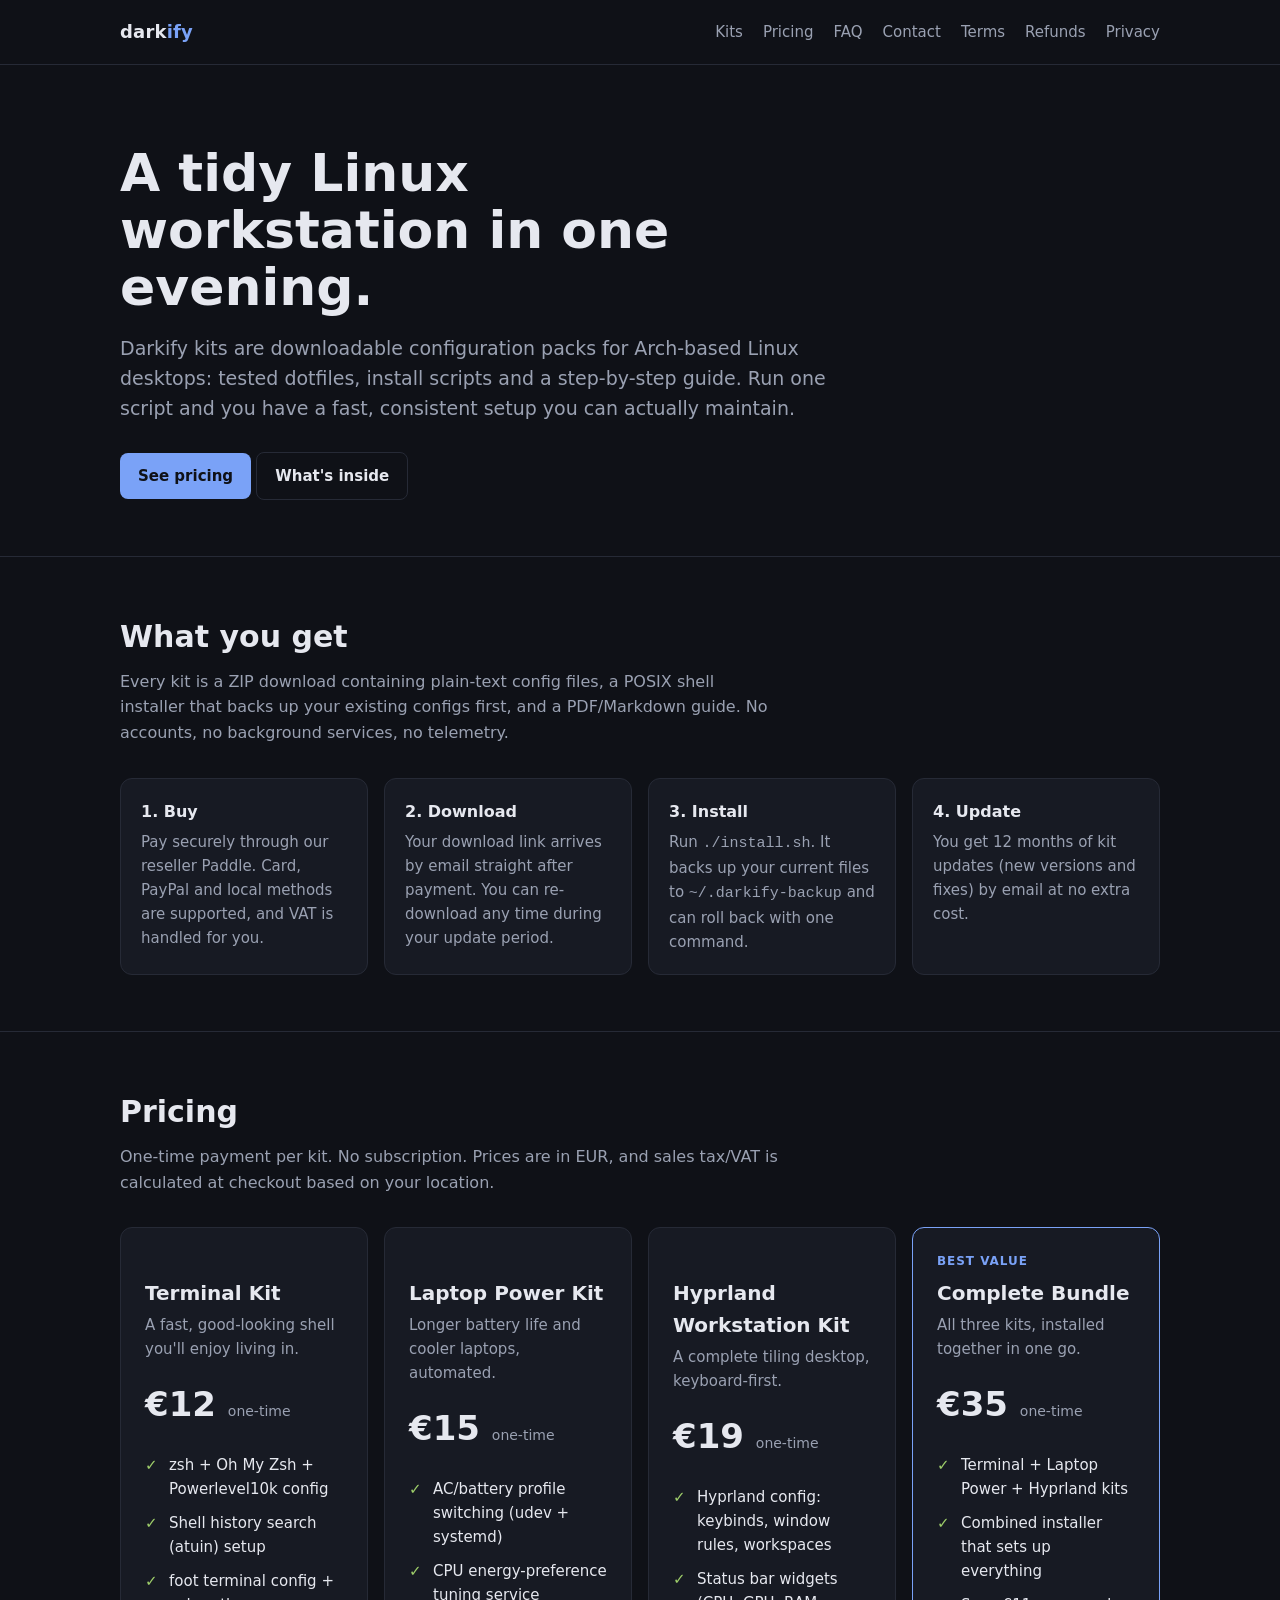
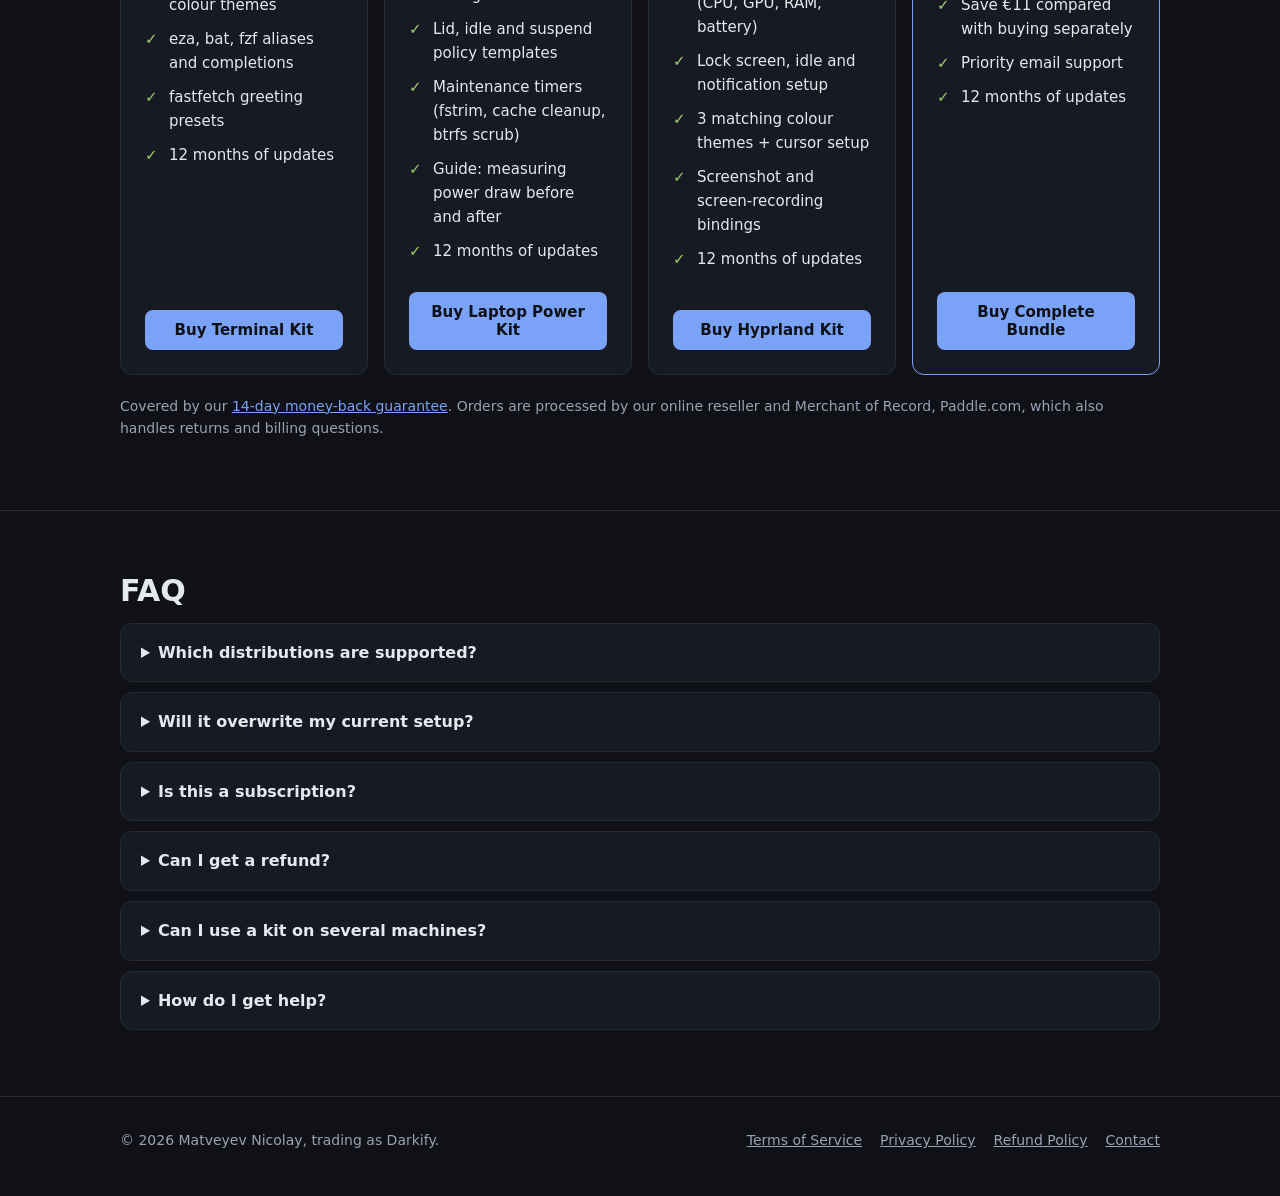
<file: index.html>
<!doctype html>
<html lang="en">
<head>
<meta charset="utf-8">
<meta name="viewport" content="width=device-width, initial-scale=1">
<title>Darkify: ready-made Linux workstation setup kits</title>
<meta name="description" content="Downloadable, documented setup kits for Linux desktops: Hyprland workstation, terminal and laptop power configs, with install scripts.">
<link rel="stylesheet" href="style.css">
<link rel="icon" href="data:image/svg+xml,<svg xmlns='http://www.w3.org/2000/svg' viewBox='0 0 100 100'><rect width='100' height='100' rx='20' fill='%237aa2f7'/><text x='50' y='68' font-size='56' text-anchor='middle' font-family='monospace' fill='%230f1117'>t</text></svg>">
</head>
<body>
<header class="site">
  <div class="wrap">
    <a class="brand" href="index.html">dark<span>ify</span></a>
    <nav class="top">
      <a href="#kits">Kits</a>
      <a href="#pricing">Pricing</a>
      <a href="#faq">FAQ</a>
      <a href="contact.html">Contact</a>
      <a href="terms.html">Terms</a>
      <a href="refund.html">Refunds</a>
      <a href="privacy.html">Privacy</a>
    </nav>
  </div>
</header>

<main>
  <div class="wrap hero">
    <h1>A tidy Linux workstation in one evening.</h1>
    <p class="lead">Darkify kits are downloadable configuration packs for Arch-based Linux desktops: tested dotfiles, install scripts and a step-by-step guide. Run one script and you have a fast, consistent setup you can actually maintain.</p>
    <a class="btn" href="#pricing">See pricing</a>
    <a class="btn ghost" href="#kits">What's inside</a>
  </div>

  <section id="kits">
    <div class="wrap">
      <h2>What you get</h2>
      <p class="sub">Every kit is a ZIP download containing plain-text config files, a POSIX shell installer that backs up your existing configs first, and a PDF/Markdown guide. No accounts, no background services, no telemetry.</p>
      <div class="steps">
        <div class="step"><b>1. Buy</b><p>Pay securely through our reseller Paddle. Card, PayPal and local methods are supported, and VAT is handled for you.</p></div>
        <div class="step"><b>2. Download</b><p>Your download link arrives by email straight after payment. You can re-download any time during your update period.</p></div>
        <div class="step"><b>3. Install</b><p>Run <span class="code">./install.sh</span>. It backs up your current files to <span class="code">~/.darkify-backup</span> and can roll back with one command.</p></div>
        <div class="step"><b>4. Update</b><p>You get 12 months of kit updates (new versions and fixes) by email at no extra cost.</p></div>
      </div>
    </div>
  </section>

  <section id="pricing">
    <div class="wrap">
      <h2>Pricing</h2>
      <p class="sub">One-time payment per kit. No subscription. Prices are in EUR, and sales tax/VAT is calculated at checkout based on your location.</p>
      <div class="grid">
        <div class="card">
          <div class="tag">&nbsp;</div>
          <h3>Terminal Kit</h3>
          <p class="desc">A fast, good-looking shell you'll enjoy living in.</p>
          <p class="price">€12 <small>one-time</small></p>
          <ul>
            <li>zsh + Oh My Zsh + Powerlevel10k config</li>
            <li>Shell history search (atuin) setup</li>
            <li>foot terminal config + colour themes</li>
            <li>eza, bat, fzf aliases and completions</li>
            <li>fastfetch greeting presets</li>
            <li>12 months of updates</li>
          </ul>
          <button class="btn" data-kit="terminal">Buy Terminal Kit</button>
        </div>
        <div class="card">
          <div class="tag">&nbsp;</div>
          <h3>Laptop Power Kit</h3>
          <p class="desc">Longer battery life and cooler laptops, automated.</p>
          <p class="price">€15 <small>one-time</small></p>
          <ul>
            <li>AC/battery profile switching (udev + systemd)</li>
            <li>CPU energy-preference tuning service</li>
            <li>Lid, idle and suspend policy templates</li>
            <li>Maintenance timers (fstrim, cache cleanup, btrfs scrub)</li>
            <li>Guide: measuring power draw before and after</li>
            <li>12 months of updates</li>
          </ul>
          <button class="btn" data-kit="power">Buy Laptop Power Kit</button>
        </div>
        <div class="card">
          <div class="tag">&nbsp;</div>
          <h3>Hyprland Workstation Kit</h3>
          <p class="desc">A complete tiling desktop, keyboard-first.</p>
          <p class="price">€19 <small>one-time</small></p>
          <ul>
            <li>Hyprland config: keybinds, window rules, workspaces</li>
            <li>Status bar widgets (CPU, GPU, RAM, battery)</li>
            <li>Lock screen, idle and notification setup</li>
            <li>3 matching colour themes + cursor setup</li>
            <li>Screenshot and screen-recording bindings</li>
            <li>12 months of updates</li>
          </ul>
          <button class="btn" data-kit="hyprland">Buy Hyprland Kit</button>
        </div>
        <div class="card featured">
          <div class="tag">Best value</div>
          <h3>Complete Bundle</h3>
          <p class="desc">All three kits, installed together in one go.</p>
          <p class="price">€35 <small>one-time</small></p>
          <ul>
            <li>Terminal + Laptop Power + Hyprland kits</li>
            <li>Combined installer that sets up everything</li>
            <li>Save €11 compared with buying separately</li>
            <li>Priority email support</li>
            <li>12 months of updates</li>
          </ul>
          <button class="btn" data-kit="bundle">Buy Complete Bundle</button>
        </div>
      </div>
      <p class="note">Covered by our <a href="refund.html">14-day money-back guarantee</a>. Orders are processed by our online reseller and Merchant of Record, Paddle.com, which also handles returns and billing questions.</p>
    </div>
  </section>

  <section id="faq">
    <div class="wrap">
      <h2>FAQ</h2>
      <details><summary>Which distributions are supported?</summary><p>The kits are built and tested on Arch Linux and Arch-based distributions (such as Omarchy, EndeavourOS and CachyOS). Most files work on other distributions, but the installer assumes <span class="code">pacman</span>.</p></details>
      <details><summary>Will it overwrite my current setup?</summary><p>No. The installer copies your existing files to <span class="code">~/.darkify-backup/&lt;date&gt;</span> before it changes anything, and <span class="code">./install.sh --restore</span> puts them back.</p></details>
      <details><summary>Is this a subscription?</summary><p>No. You pay once per kit. That includes 12 months of updates, and you keep the files forever.</p></details>
      <details><summary>Can I get a refund?</summary><p>Yes. Ask within 14 days of purchase for a full refund, no questions asked. See the <a href="refund.html">refund policy</a>.</p></details>
      <details><summary>Can I use a kit on several machines?</summary><p>Yes. Your personal licence covers all machines you personally use. See the <a href="terms.html">terms</a> for details.</p></details>
      <details><summary>How do I get help?</summary><p>Email us via the <a href="contact.html">contact page</a>. We usually reply within 2 business days.</p></details>
    </div>
  </section>
</main>

<footer class="site">
  <div class="wrap">
    <div>© 2026 Matveyev Nicolay, trading as Darkify.</div>
    <nav>
      <a href="terms.html">Terms of Service</a>
      <a href="privacy.html">Privacy Policy</a>
      <a href="refund.html">Refund Policy</a>
      <a href="contact.html">Contact</a>
    </nav>
  </div>
</footer>
<script src="checkout.js"></script>
</body>
</html>
</file>
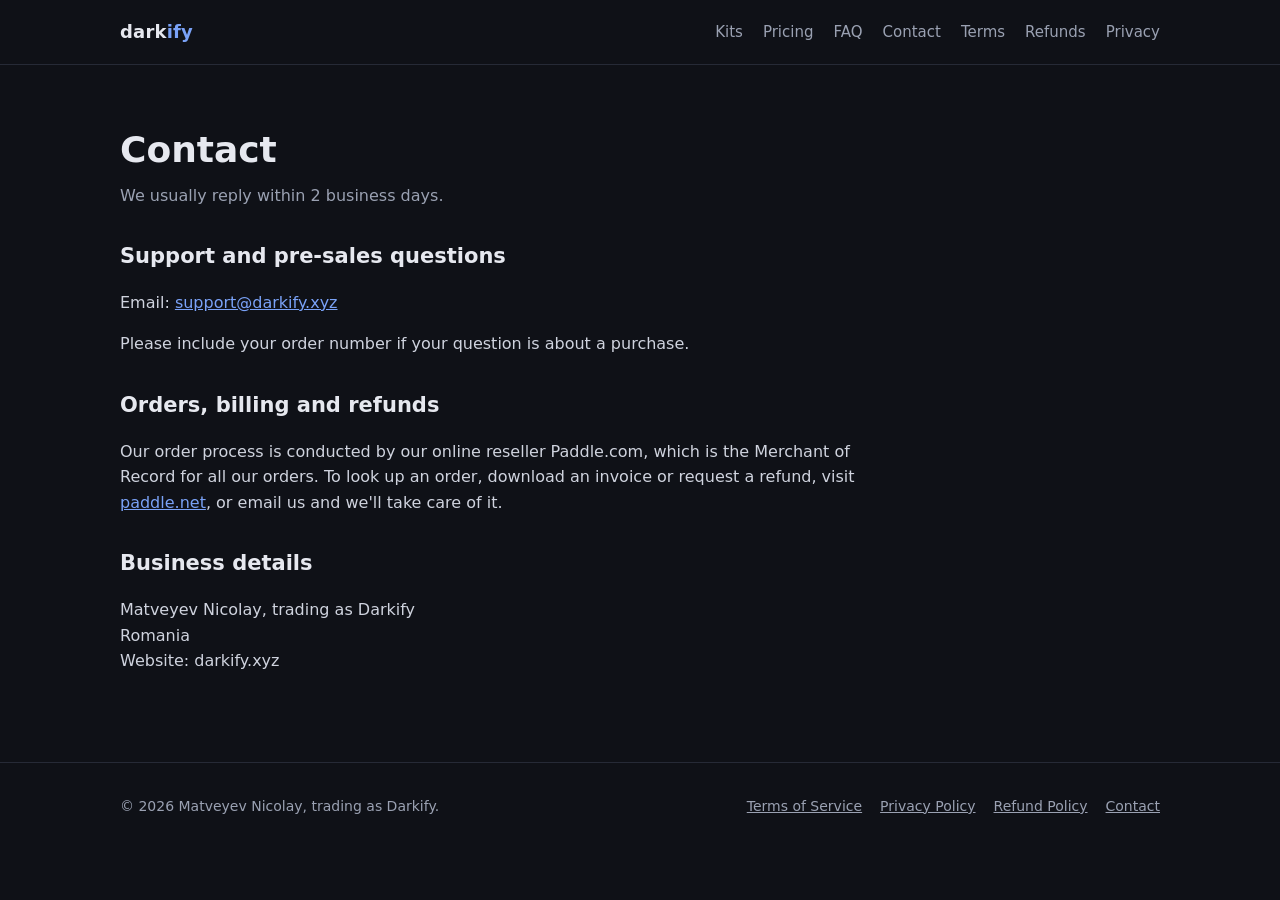
<file: contact.html>
<!doctype html>
<html lang="en">
<head>
<meta charset="utf-8">
<meta name="viewport" content="width=device-width, initial-scale=1">
<title>Contact | Darkify</title>
<link rel="stylesheet" href="style.css">
<link rel="icon" href="data:image/svg+xml,<svg xmlns='http://www.w3.org/2000/svg' viewBox='0 0 100 100'><rect width='100' height='100' rx='20' fill='%237aa2f7'/><text x='50' y='68' font-size='56' text-anchor='middle' font-family='monospace' fill='%230f1117'>t</text></svg>">
</head>
<body>
<header class="site">
  <div class="wrap">
    <a class="brand" href="index.html">dark<span>ify</span></a>
    <nav class="top">
      <a href="index.html#kits">Kits</a>
      <a href="index.html#pricing">Pricing</a>
      <a href="index.html#faq">FAQ</a>
      <a href="contact.html">Contact</a>
      <a href="terms.html">Terms</a>
      <a href="refund.html">Refunds</a>
      <a href="privacy.html">Privacy</a>
    </nav>
  </div>
</header>
<main class="wrap"><article class="legal">
<h1>Contact</h1>
<p class="updated">We usually reply within 2 business days.</p>

<h2>Support and pre-sales questions</h2>
<p>Email: <a href="mailto:support@darkify.xyz">support@darkify.xyz</a></p>
<p>Please include your order number if your question is about a purchase.</p>

<h2>Orders, billing and refunds</h2>
<p>Our order process is conducted by our online reseller Paddle.com, which is the Merchant of Record for all our orders. To look up an order, download an invoice or request a refund, visit <a href="https://paddle.net" rel="noopener">paddle.net</a>, or email us and we'll take care of it.</p>

<h2>Business details</h2>
<p>Matveyev Nicolay, trading as Darkify<br>Romania<br>Website: darkify.xyz</p>
</article></main>
<footer class="site">
  <div class="wrap">
    <div>© 2026 Matveyev Nicolay, trading as Darkify.</div>
    <nav>
      <a href="terms.html">Terms of Service</a>
      <a href="privacy.html">Privacy Policy</a>
      <a href="refund.html">Refund Policy</a>
      <a href="contact.html">Contact</a>
    </nav>
  </div>
</footer>
</body>
</html>
</file>
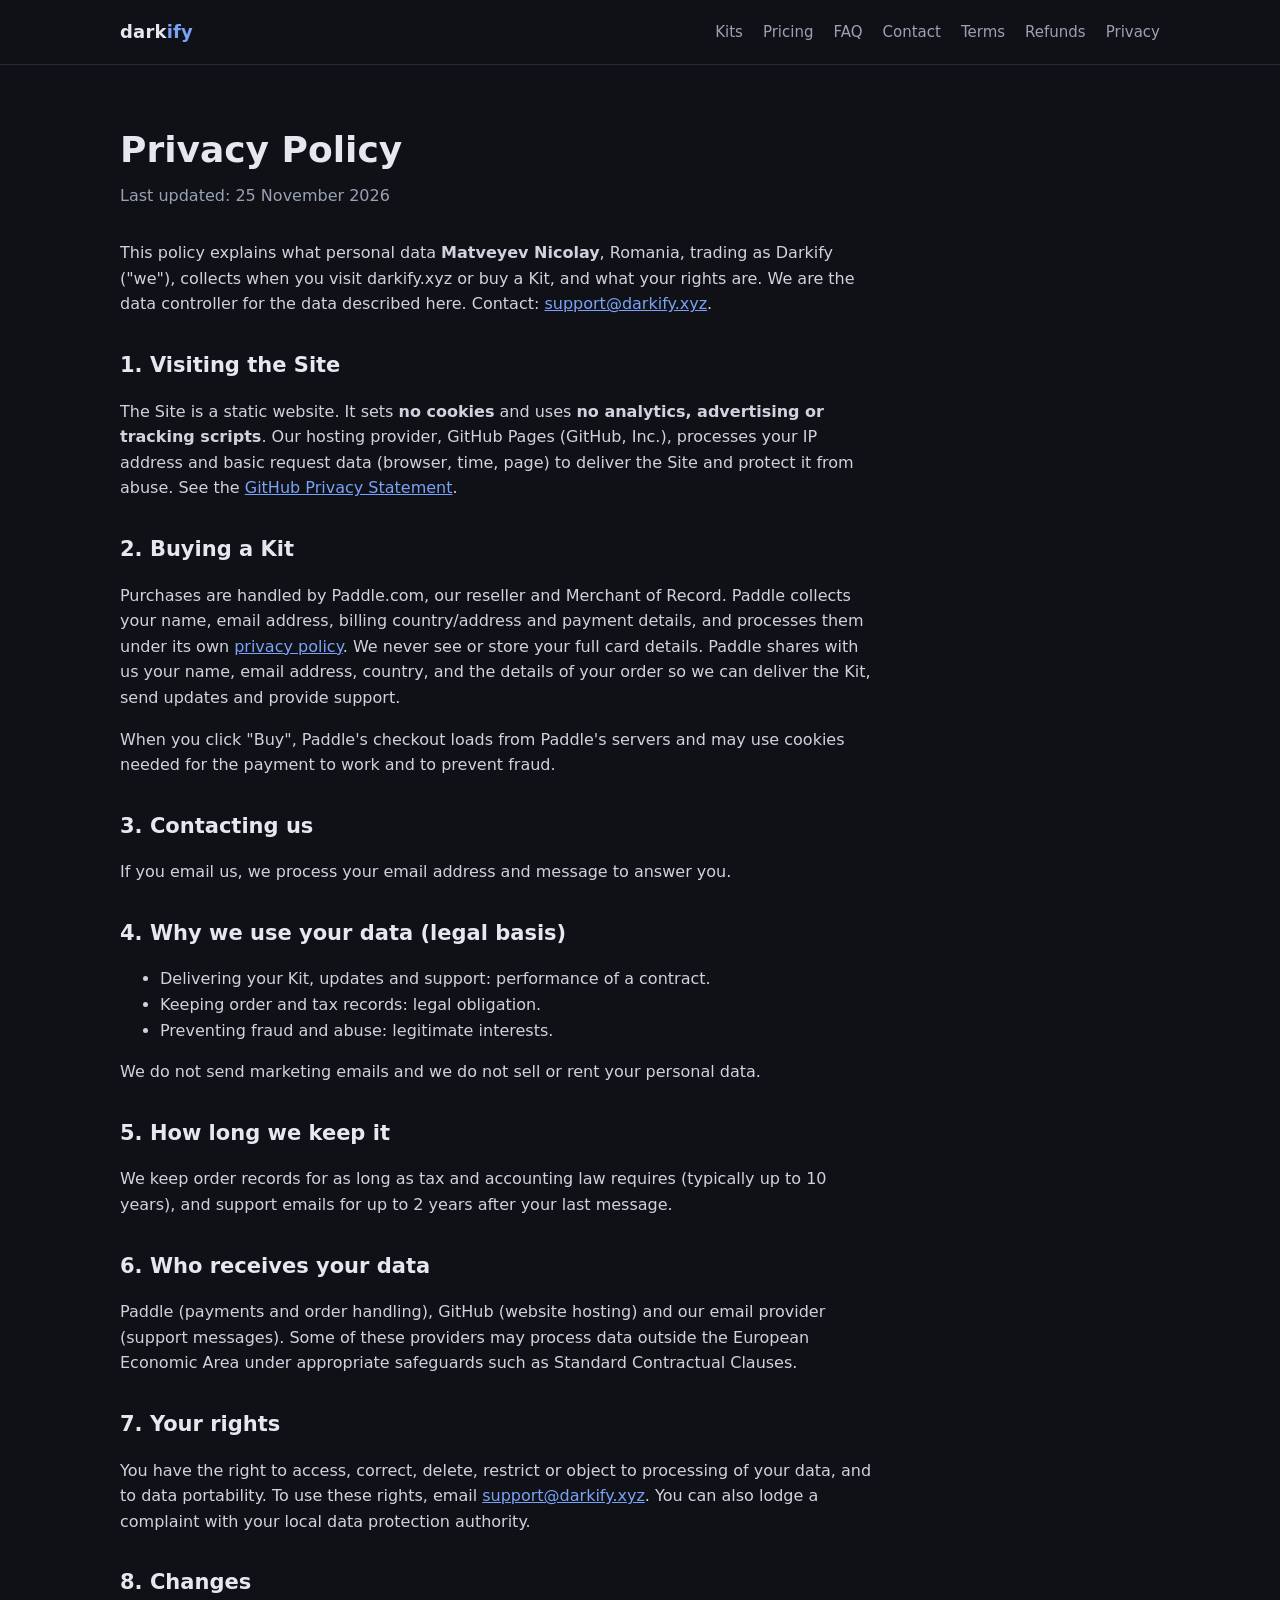
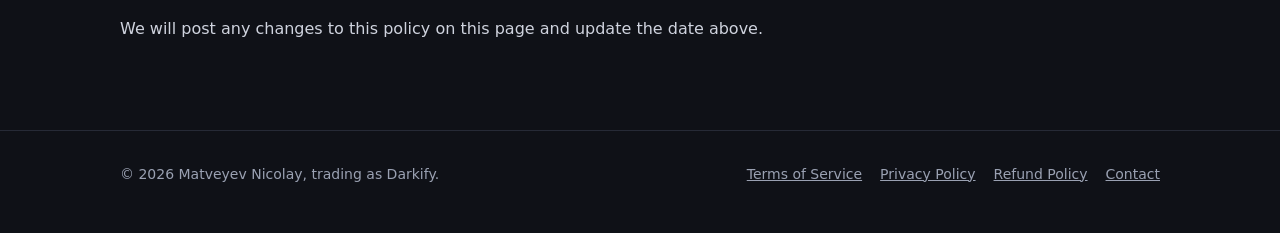
<file: privacy.html>
<!doctype html>
<html lang="en">
<head>
<meta charset="utf-8">
<meta name="viewport" content="width=device-width, initial-scale=1">
<title>Privacy Policy | Darkify</title>
<link rel="stylesheet" href="style.css">
<link rel="icon" href="data:image/svg+xml,<svg xmlns='http://www.w3.org/2000/svg' viewBox='0 0 100 100'><rect width='100' height='100' rx='20' fill='%237aa2f7'/><text x='50' y='68' font-size='56' text-anchor='middle' font-family='monospace' fill='%230f1117'>t</text></svg>">
</head>
<body>
<header class="site">
  <div class="wrap">
    <a class="brand" href="index.html">dark<span>ify</span></a>
    <nav class="top">
      <a href="index.html#kits">Kits</a>
      <a href="index.html#pricing">Pricing</a>
      <a href="index.html#faq">FAQ</a>
      <a href="contact.html">Contact</a>
      <a href="terms.html">Terms</a>
      <a href="refund.html">Refunds</a>
      <a href="privacy.html">Privacy</a>
    </nav>
  </div>
</header>
<main class="wrap"><article class="legal">
<h1>Privacy Policy</h1>
<p class="updated">Last updated: 25 November 2026</p>

<p>This policy explains what personal data <strong>Matveyev Nicolay</strong>, Romania, trading as Darkify ("we"), collects when you visit darkify.xyz or buy a Kit, and what your rights are. We are the data controller for the data described here. Contact: <a href="mailto:support@darkify.xyz">support@darkify.xyz</a>.</p>

<h2>1. Visiting the Site</h2>
<p>The Site is a static website. It sets <strong>no cookies</strong> and uses <strong>no analytics, advertising or tracking scripts</strong>. Our hosting provider, GitHub Pages (GitHub, Inc.), processes your IP address and basic request data (browser, time, page) to deliver the Site and protect it from abuse. See the <a href="https://docs.github.com/en/site-policy/privacy-policies/github-general-privacy-statement" rel="noopener">GitHub Privacy Statement</a>.</p>

<h2>2. Buying a Kit</h2>
<p>Purchases are handled by Paddle.com, our reseller and Merchant of Record. Paddle collects your name, email address, billing country/address and payment details, and processes them under its own <a href="https://www.paddle.com/legal/privacy" rel="noopener">privacy policy</a>. We never see or store your full card details. Paddle shares with us your name, email address, country, and the details of your order so we can deliver the Kit, send updates and provide support.</p>
<p>When you click "Buy", Paddle's checkout loads from Paddle's servers and may use cookies needed for the payment to work and to prevent fraud.</p>

<h2>3. Contacting us</h2>
<p>If you email us, we process your email address and message to answer you.</p>

<h2>4. Why we use your data (legal basis)</h2>
<ul>
  <li>Delivering your Kit, updates and support: performance of a contract.</li>
  <li>Keeping order and tax records: legal obligation.</li>
  <li>Preventing fraud and abuse: legitimate interests.</li>
</ul>
<p>We do not send marketing emails and we do not sell or rent your personal data.</p>

<h2>5. How long we keep it</h2>
<p>We keep order records for as long as tax and accounting law requires (typically up to 10 years), and support emails for up to 2 years after your last message.</p>

<h2>6. Who receives your data</h2>
<p>Paddle (payments and order handling), GitHub (website hosting) and our email provider (support messages). Some of these providers may process data outside the European Economic Area under appropriate safeguards such as Standard Contractual Clauses.</p>

<h2>7. Your rights</h2>
<p>You have the right to access, correct, delete, restrict or object to processing of your data, and to data portability. To use these rights, email <a href="mailto:support@darkify.xyz">support@darkify.xyz</a>. You can also lodge a complaint with your local data protection authority.</p>

<h2>8. Changes</h2>
<p>We will post any changes to this policy on this page and update the date above.</p>
</article></main>
<footer class="site">
  <div class="wrap">
    <div>© 2026 Matveyev Nicolay, trading as Darkify.</div>
    <nav>
      <a href="terms.html">Terms of Service</a>
      <a href="privacy.html">Privacy Policy</a>
      <a href="refund.html">Refund Policy</a>
      <a href="contact.html">Contact</a>
    </nav>
  </div>
</footer>
</body>
</html>
</file>
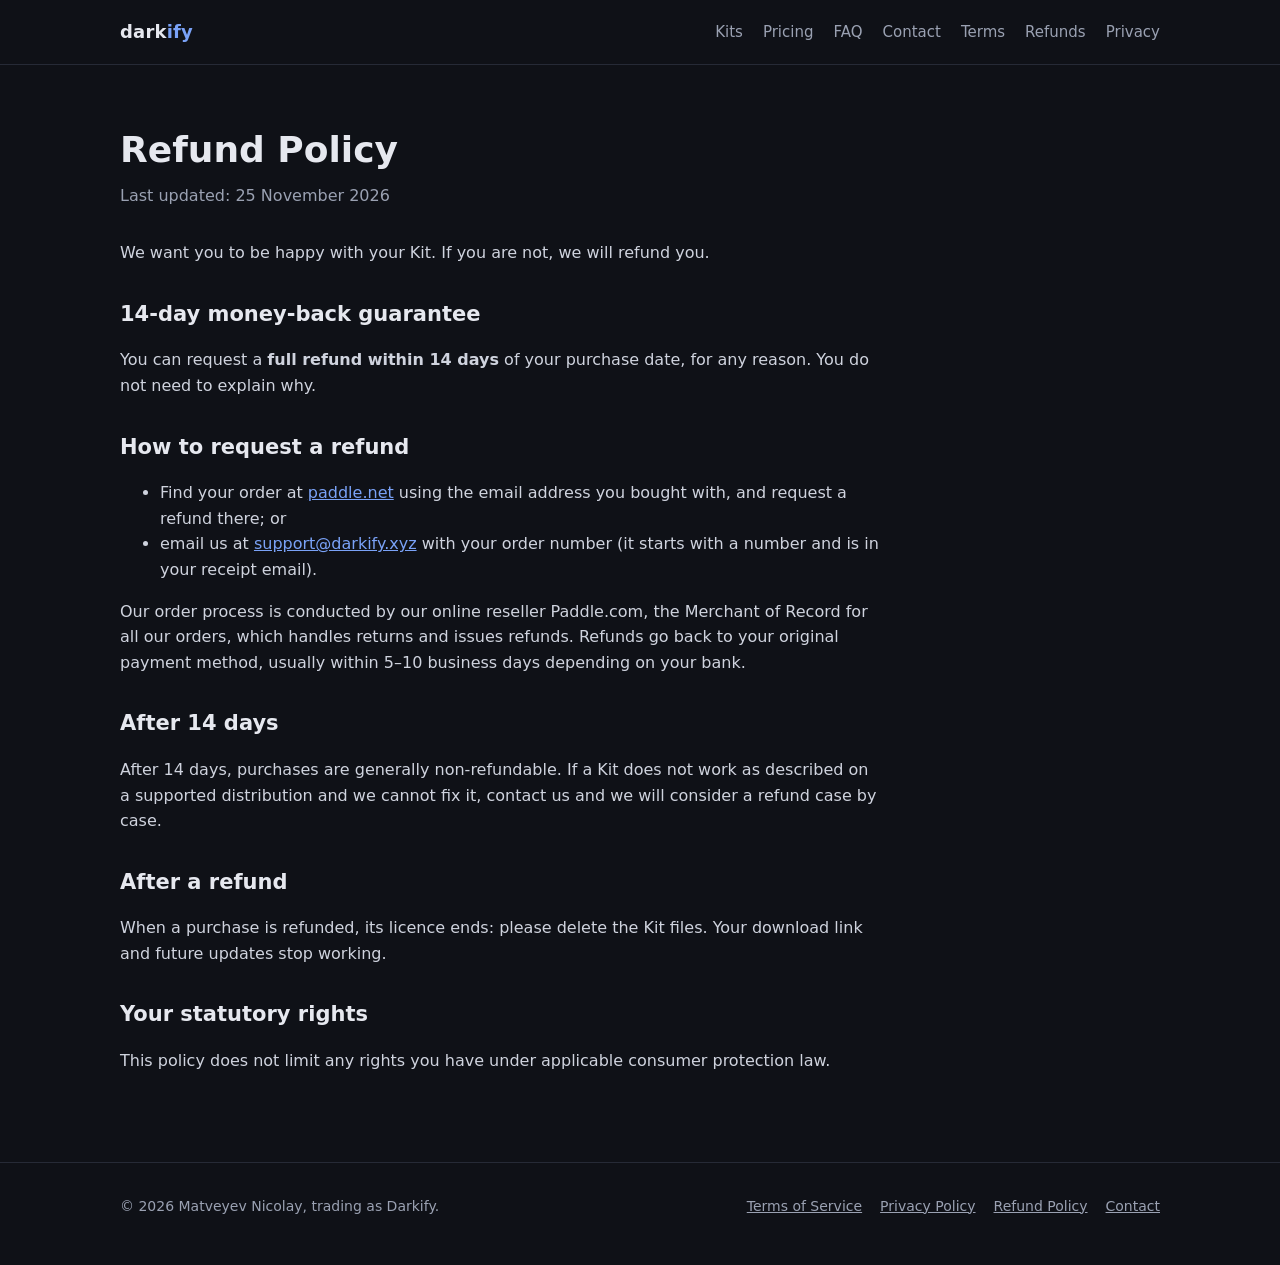
<file: refund.html>
<!doctype html>
<html lang="en">
<head>
<meta charset="utf-8">
<meta name="viewport" content="width=device-width, initial-scale=1">
<title>Refund Policy | Darkify</title>
<link rel="stylesheet" href="style.css">
<link rel="icon" href="data:image/svg+xml,<svg xmlns='http://www.w3.org/2000/svg' viewBox='0 0 100 100'><rect width='100' height='100' rx='20' fill='%237aa2f7'/><text x='50' y='68' font-size='56' text-anchor='middle' font-family='monospace' fill='%230f1117'>t</text></svg>">
</head>
<body>
<header class="site">
  <div class="wrap">
    <a class="brand" href="index.html">dark<span>ify</span></a>
    <nav class="top">
      <a href="index.html#kits">Kits</a>
      <a href="index.html#pricing">Pricing</a>
      <a href="index.html#faq">FAQ</a>
      <a href="contact.html">Contact</a>
      <a href="terms.html">Terms</a>
      <a href="refund.html">Refunds</a>
      <a href="privacy.html">Privacy</a>
    </nav>
  </div>
</header>
<main class="wrap"><article class="legal">
<h1>Refund Policy</h1>
<p class="updated">Last updated: 25 November 2026</p>

<p>We want you to be happy with your Kit. If you are not, we will refund you.</p>

<h2>14-day money-back guarantee</h2>
<p>You can request a <strong>full refund within 14 days</strong> of your purchase date, for any reason. You do not need to explain why.</p>

<h2>How to request a refund</h2>
<ul>
  <li>Find your order at <a href="https://paddle.net" rel="noopener">paddle.net</a> using the email address you bought with, and request a refund there; or</li>
  <li>email us at <a href="mailto:support@darkify.xyz">support@darkify.xyz</a> with your order number (it starts with a number and is in your receipt email).</li>
</ul>
<p>Our order process is conducted by our online reseller Paddle.com, the Merchant of Record for all our orders, which handles returns and issues refunds. Refunds go back to your original payment method, usually within 5–10 business days depending on your bank.</p>

<h2>After 14 days</h2>
<p>After 14 days, purchases are generally non-refundable. If a Kit does not work as described on a supported distribution and we cannot fix it, contact us and we will consider a refund case by case.</p>

<h2>After a refund</h2>
<p>When a purchase is refunded, its licence ends: please delete the Kit files. Your download link and future updates stop working.</p>

<h2>Your statutory rights</h2>
<p>This policy does not limit any rights you have under applicable consumer protection law.</p>
</article></main>
<footer class="site">
  <div class="wrap">
    <div>© 2026 Matveyev Nicolay, trading as Darkify.</div>
    <nav>
      <a href="terms.html">Terms of Service</a>
      <a href="privacy.html">Privacy Policy</a>
      <a href="refund.html">Refund Policy</a>
      <a href="contact.html">Contact</a>
    </nav>
  </div>
</footer>
</body>
</html>
</file>
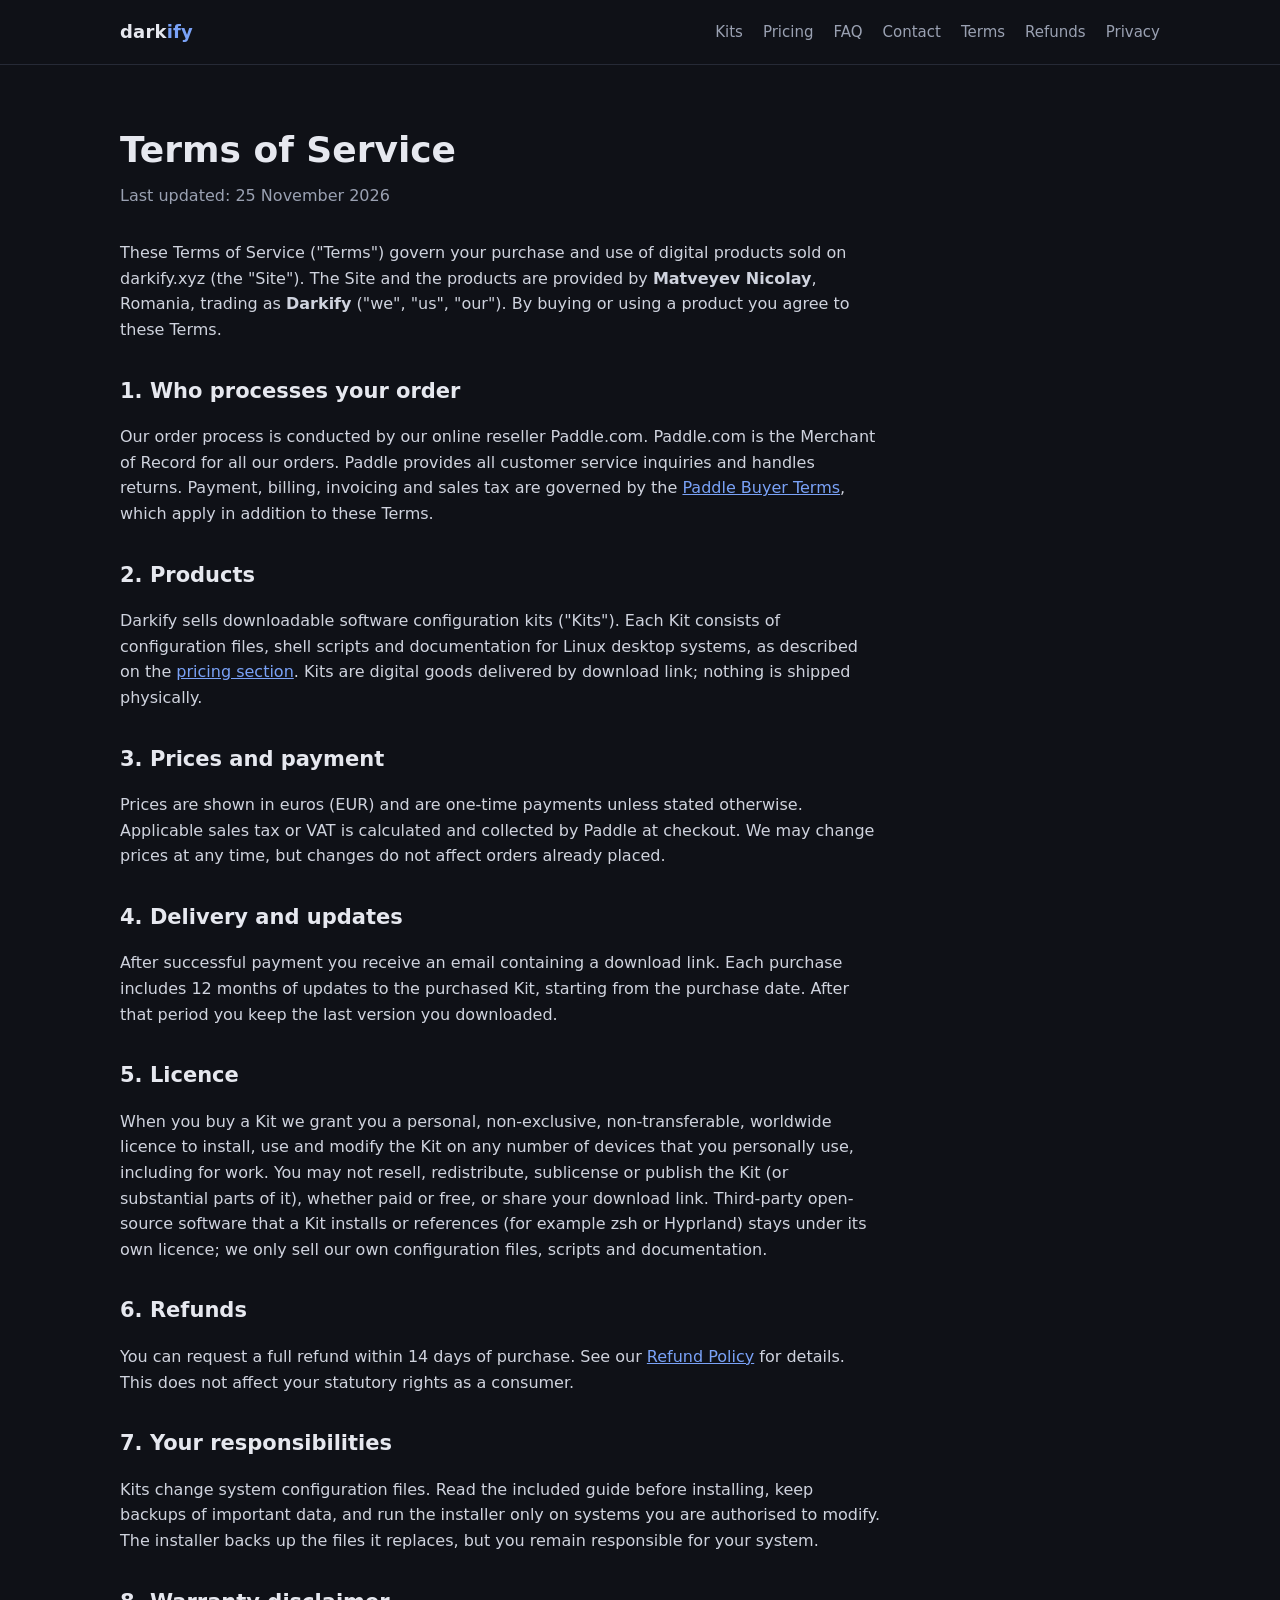
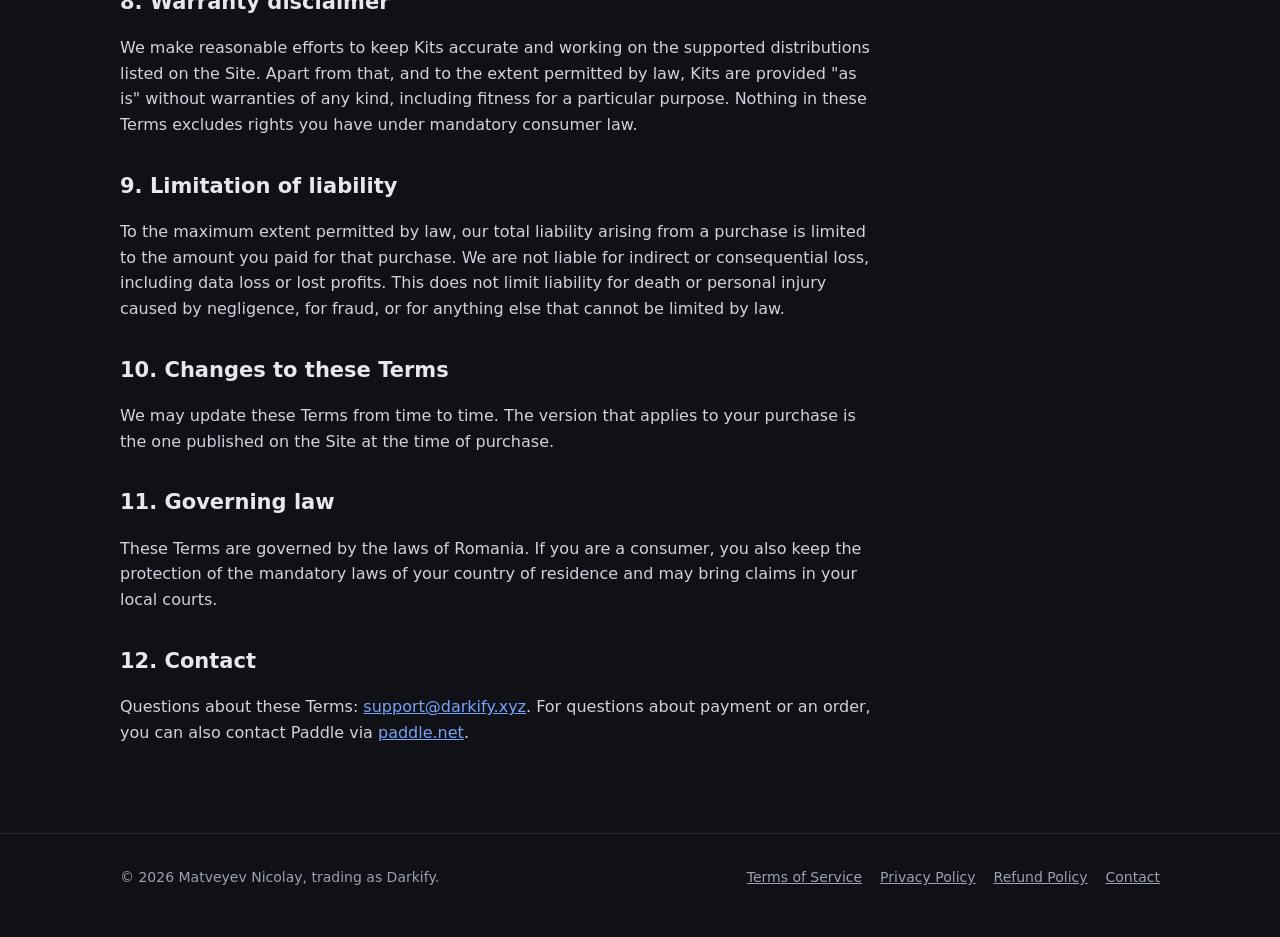
<file: terms.html>
<!doctype html>
<html lang="en">
<head>
<meta charset="utf-8">
<meta name="viewport" content="width=device-width, initial-scale=1">
<title>Terms of Service | Darkify</title>
<link rel="stylesheet" href="style.css">
<link rel="icon" href="data:image/svg+xml,<svg xmlns='http://www.w3.org/2000/svg' viewBox='0 0 100 100'><rect width='100' height='100' rx='20' fill='%237aa2f7'/><text x='50' y='68' font-size='56' text-anchor='middle' font-family='monospace' fill='%230f1117'>t</text></svg>">
</head>
<body>
<header class="site">
  <div class="wrap">
    <a class="brand" href="index.html">dark<span>ify</span></a>
    <nav class="top">
      <a href="index.html#kits">Kits</a>
      <a href="index.html#pricing">Pricing</a>
      <a href="index.html#faq">FAQ</a>
      <a href="contact.html">Contact</a>
      <a href="terms.html">Terms</a>
      <a href="refund.html">Refunds</a>
      <a href="privacy.html">Privacy</a>
    </nav>
  </div>
</header>
<main class="wrap"><article class="legal">
<h1>Terms of Service</h1>
<p class="updated">Last updated: 25 November 2026</p>

<p>These Terms of Service ("Terms") govern your purchase and use of digital products sold on darkify.xyz (the "Site"). The Site and the products are provided by <strong>Matveyev Nicolay</strong>, Romania, trading as <strong>Darkify</strong> ("we", "us", "our"). By buying or using a product you agree to these Terms.</p>

<h2>1. Who processes your order</h2>
<p>Our order process is conducted by our online reseller Paddle.com. Paddle.com is the Merchant of Record for all our orders. Paddle provides all customer service inquiries and handles returns. Payment, billing, invoicing and sales tax are governed by the <a href="https://www.paddle.com/legal/checkout-buyer-terms" rel="noopener">Paddle Buyer Terms</a>, which apply in addition to these Terms.</p>

<h2>2. Products</h2>
<p>Darkify sells downloadable software configuration kits ("Kits"). Each Kit consists of configuration files, shell scripts and documentation for Linux desktop systems, as described on the <a href="index.html#pricing">pricing section</a>. Kits are digital goods delivered by download link; nothing is shipped physically.</p>

<h2>3. Prices and payment</h2>
<p>Prices are shown in euros (EUR) and are one-time payments unless stated otherwise. Applicable sales tax or VAT is calculated and collected by Paddle at checkout. We may change prices at any time, but changes do not affect orders already placed.</p>

<h2>4. Delivery and updates</h2>
<p>After successful payment you receive an email containing a download link. Each purchase includes 12 months of updates to the purchased Kit, starting from the purchase date. After that period you keep the last version you downloaded.</p>

<h2>5. Licence</h2>
<p>When you buy a Kit we grant you a personal, non-exclusive, non-transferable, worldwide licence to install, use and modify the Kit on any number of devices that you personally use, including for work. You may not resell, redistribute, sublicense or publish the Kit (or substantial parts of it), whether paid or free, or share your download link. Third-party open-source software that a Kit installs or references (for example zsh or Hyprland) stays under its own licence; we only sell our own configuration files, scripts and documentation.</p>

<h2>6. Refunds</h2>
<p>You can request a full refund within 14 days of purchase. See our <a href="refund.html">Refund Policy</a> for details. This does not affect your statutory rights as a consumer.</p>

<h2>7. Your responsibilities</h2>
<p>Kits change system configuration files. Read the included guide before installing, keep backups of important data, and run the installer only on systems you are authorised to modify. The installer backs up the files it replaces, but you remain responsible for your system.</p>

<h2>8. Warranty disclaimer</h2>
<p>We make reasonable efforts to keep Kits accurate and working on the supported distributions listed on the Site. Apart from that, and to the extent permitted by law, Kits are provided "as is" without warranties of any kind, including fitness for a particular purpose. Nothing in these Terms excludes rights you have under mandatory consumer law.</p>

<h2>9. Limitation of liability</h2>
<p>To the maximum extent permitted by law, our total liability arising from a purchase is limited to the amount you paid for that purchase. We are not liable for indirect or consequential loss, including data loss or lost profits. This does not limit liability for death or personal injury caused by negligence, for fraud, or for anything else that cannot be limited by law.</p>

<h2>10. Changes to these Terms</h2>
<p>We may update these Terms from time to time. The version that applies to your purchase is the one published on the Site at the time of purchase.</p>

<h2>11. Governing law</h2>
<p>These Terms are governed by the laws of Romania. If you are a consumer, you also keep the protection of the mandatory laws of your country of residence and may bring claims in your local courts.</p>

<h2>12. Contact</h2>
<p>Questions about these Terms: <a href="mailto:support@darkify.xyz">support@darkify.xyz</a>. For questions about payment or an order, you can also contact Paddle via <a href="https://paddle.net" rel="noopener">paddle.net</a>.</p>
</article></main>
<footer class="site">
  <div class="wrap">
    <div>© 2026 Matveyev Nicolay, trading as Darkify.</div>
    <nav>
      <a href="terms.html">Terms of Service</a>
      <a href="privacy.html">Privacy Policy</a>
      <a href="refund.html">Refund Policy</a>
      <a href="contact.html">Contact</a>
    </nav>
  </div>
</footer>
</body>
</html>
</file>
<file: style.css>
:root {
  --bg: #0f1117;
  --panel: #171a23;
  --line: #262a36;
  --text: #e6e8ef;
  --muted: #9aa1b2;
  --accent: #7aa2f7;
  --accent-ink: #0f1117;
  --ok: #9ece6a;
  --radius: 12px;
  --max: 1080px;
}
* { box-sizing: border-box; }
html { scroll-behavior: smooth; }
body {
  margin: 0;
  background: var(--bg);
  color: var(--text);
  font: 16px/1.6 ui-sans-serif, system-ui, -apple-system, "Segoe UI", Roboto, "Helvetica Neue", Arial, sans-serif;
}
a { color: var(--accent); }
.wrap { max-width: var(--max); margin: 0 auto; padding: 0 20px; }

/* header */
header.site { border-bottom: 1px solid var(--line); }
header.site .wrap { display: flex; align-items: center; justify-content: space-between; gap: 16px; height: 64px; }
.brand { color: var(--text); text-decoration: none; font-weight: 700; font-size: 18px; letter-spacing: .2px; }
.brand span { color: var(--accent); }
nav.top { display: flex; gap: 20px; flex-wrap: wrap; }
nav.top a { color: var(--muted); text-decoration: none; font-size: 15px; }
nav.top a:hover { color: var(--text); }

/* hero */
.hero { padding: 80px 20px 56px; }
.hero h1 { font-size: clamp(32px, 5vw, 52px); line-height: 1.1; margin: 0 0 16px; max-width: 16ch; }
.hero p.lead { color: var(--muted); font-size: 19px; max-width: 60ch; margin: 0 0 28px; }
.code { font-family: ui-monospace, "JetBrains Mono", Menlo, Consolas, monospace; }

.btn {
  display: inline-block; border: 0; cursor: pointer;
  background: var(--accent); color: var(--accent-ink);
  padding: 11px 18px; border-radius: 8px; font-weight: 600; font-size: 15px;
  text-decoration: none; font-family: inherit;
}
.btn:hover { filter: brightness(1.08); }
.btn.ghost { background: transparent; color: var(--text); border: 1px solid var(--line); }

section { padding: 56px 0; border-top: 1px solid var(--line); }
section h2 { font-size: 30px; margin: 0 0 8px; }
section p.sub { color: var(--muted); margin: 0 0 32px; max-width: 65ch; }

/* steps */
.steps { display: grid; grid-template-columns: repeat(auto-fit, minmax(220px, 1fr)); gap: 16px; }
.step { background: var(--panel); border: 1px solid var(--line); border-radius: var(--radius); padding: 20px; }
.step b { display: block; margin-bottom: 6px; }
.step p { margin: 0; color: var(--muted); font-size: 15px; }

/* pricing */
.grid { display: grid; grid-template-columns: repeat(auto-fit, minmax(240px, 1fr)); gap: 16px; }
.card {
  background: var(--panel); border: 1px solid var(--line); border-radius: var(--radius);
  padding: 24px; display: flex; flex-direction: column;
}
.card.featured { border-color: var(--accent); }
.card .tag { font-size: 12px; text-transform: uppercase; letter-spacing: .08em; color: var(--accent); font-weight: 700; min-height: 18px; }
.card h3 { margin: 6px 0 4px; font-size: 20px; }
.card .desc { color: var(--muted); font-size: 15px; margin: 0 0 16px; }
.price { font-size: 34px; font-weight: 700; margin: 0; }
.price small { font-size: 14px; color: var(--muted); font-weight: 400; }
.card ul { list-style: none; padding: 0; margin: 16px 0 24px; font-size: 15px; flex: 1; }
.card li { padding: 5px 0 5px 24px; position: relative; }
.card li::before { content: "✓"; position: absolute; left: 0; color: var(--ok); font-weight: 700; }
.card .btn { text-align: center; }
.note { color: var(--muted); font-size: 14px; margin-top: 20px; }

/* faq */
details { background: var(--panel); border: 1px solid var(--line); border-radius: var(--radius); padding: 16px 20px; margin-bottom: 10px; }
summary { cursor: pointer; font-weight: 600; }
details p { color: var(--muted); margin: 10px 0 0; }

/* legal pages */
.legal { padding: 56px 0 72px; max-width: 760px; }
.legal h1 { font-size: 36px; margin: 0 0 4px; }
.legal .updated { color: var(--muted); margin: 0 0 32px; }
.legal h2 { font-size: 21px; margin: 32px 0 8px; }
.legal p, .legal li { color: #cfd3de; }

/* footer */
footer.site { border-top: 1px solid var(--line); padding: 32px 0 48px; color: var(--muted); font-size: 14px; }
footer.site .wrap { display: flex; justify-content: space-between; gap: 20px; flex-wrap: wrap; }
footer.site nav { display: flex; gap: 18px; flex-wrap: wrap; }
footer.site a { color: var(--muted); }
footer.site a:hover { color: var(--text); }

@media (max-width: 720px) {
  header.site .wrap { height: auto; flex-direction: column; align-items: flex-start; padding-top: 14px; padding-bottom: 14px; gap: 8px; }
  nav.top { gap: 6px 16px; }
  .hero { padding-top: 48px; }
}
</file>
